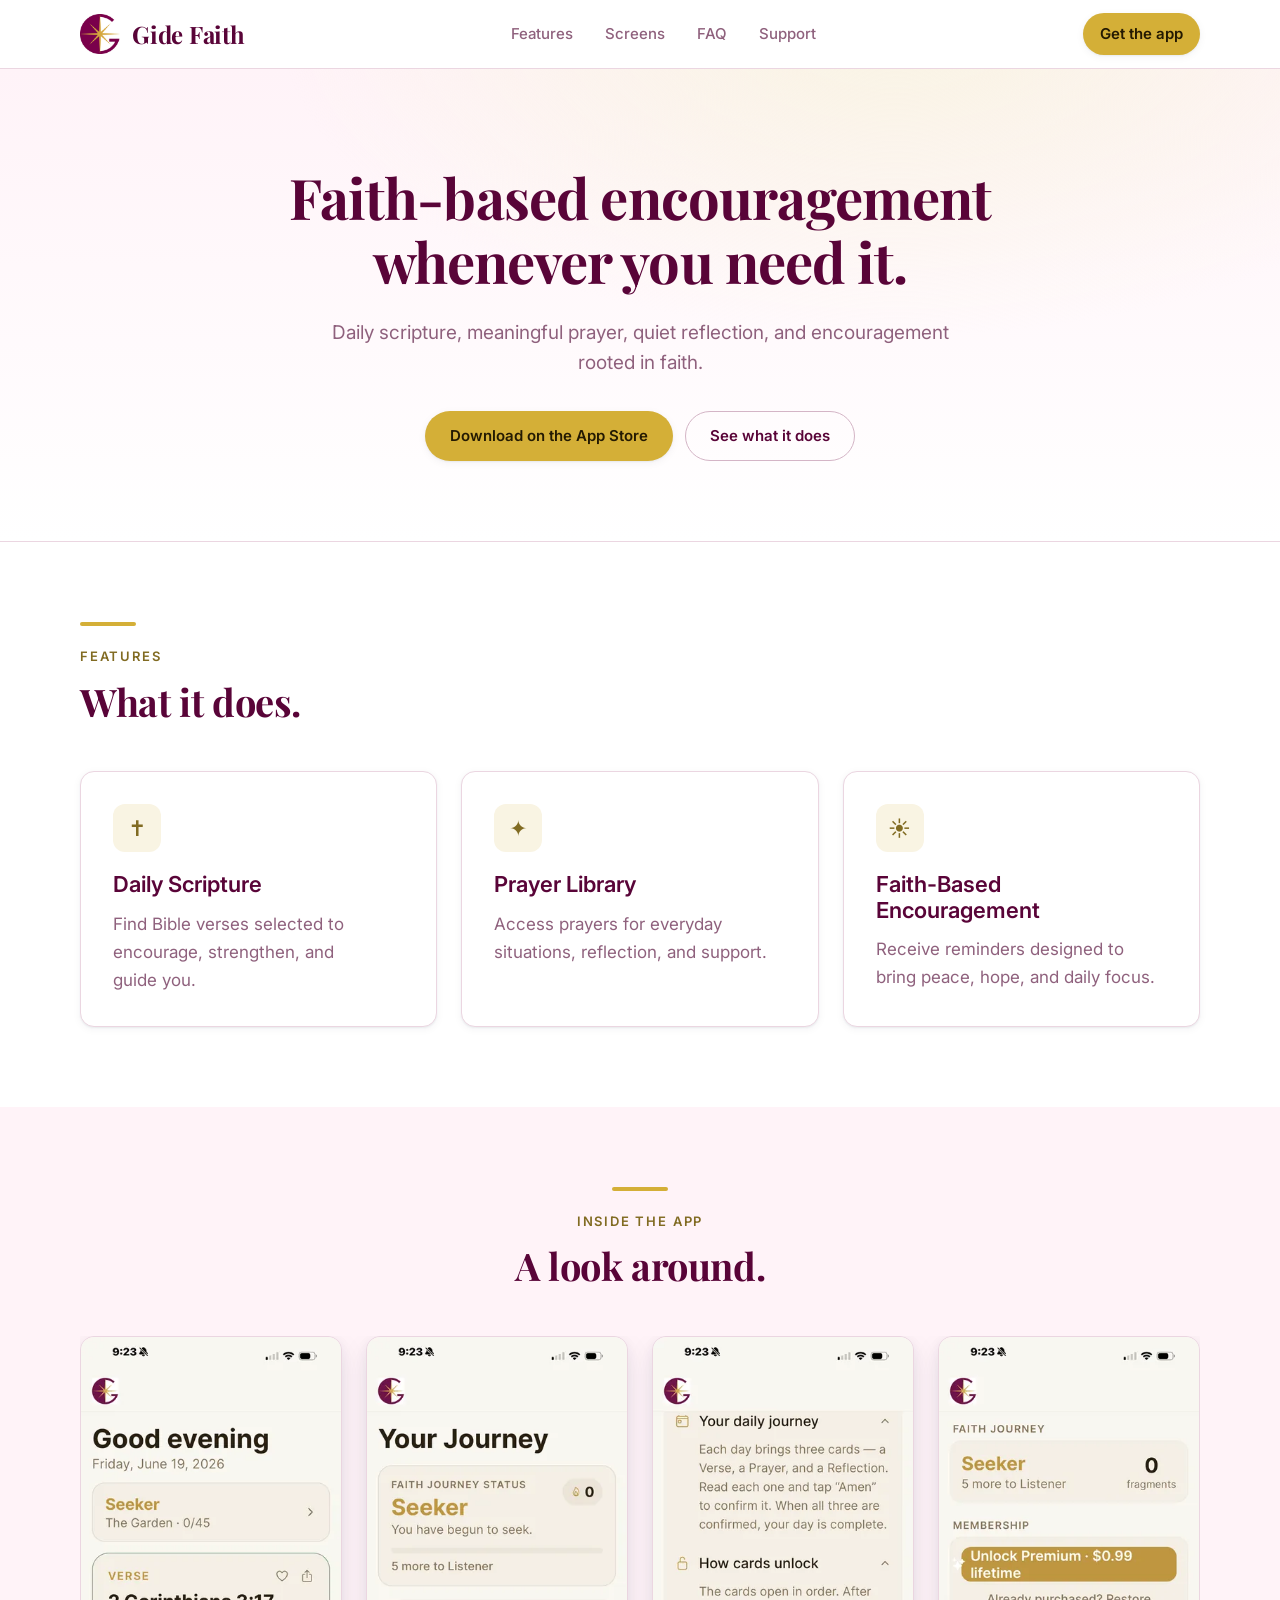
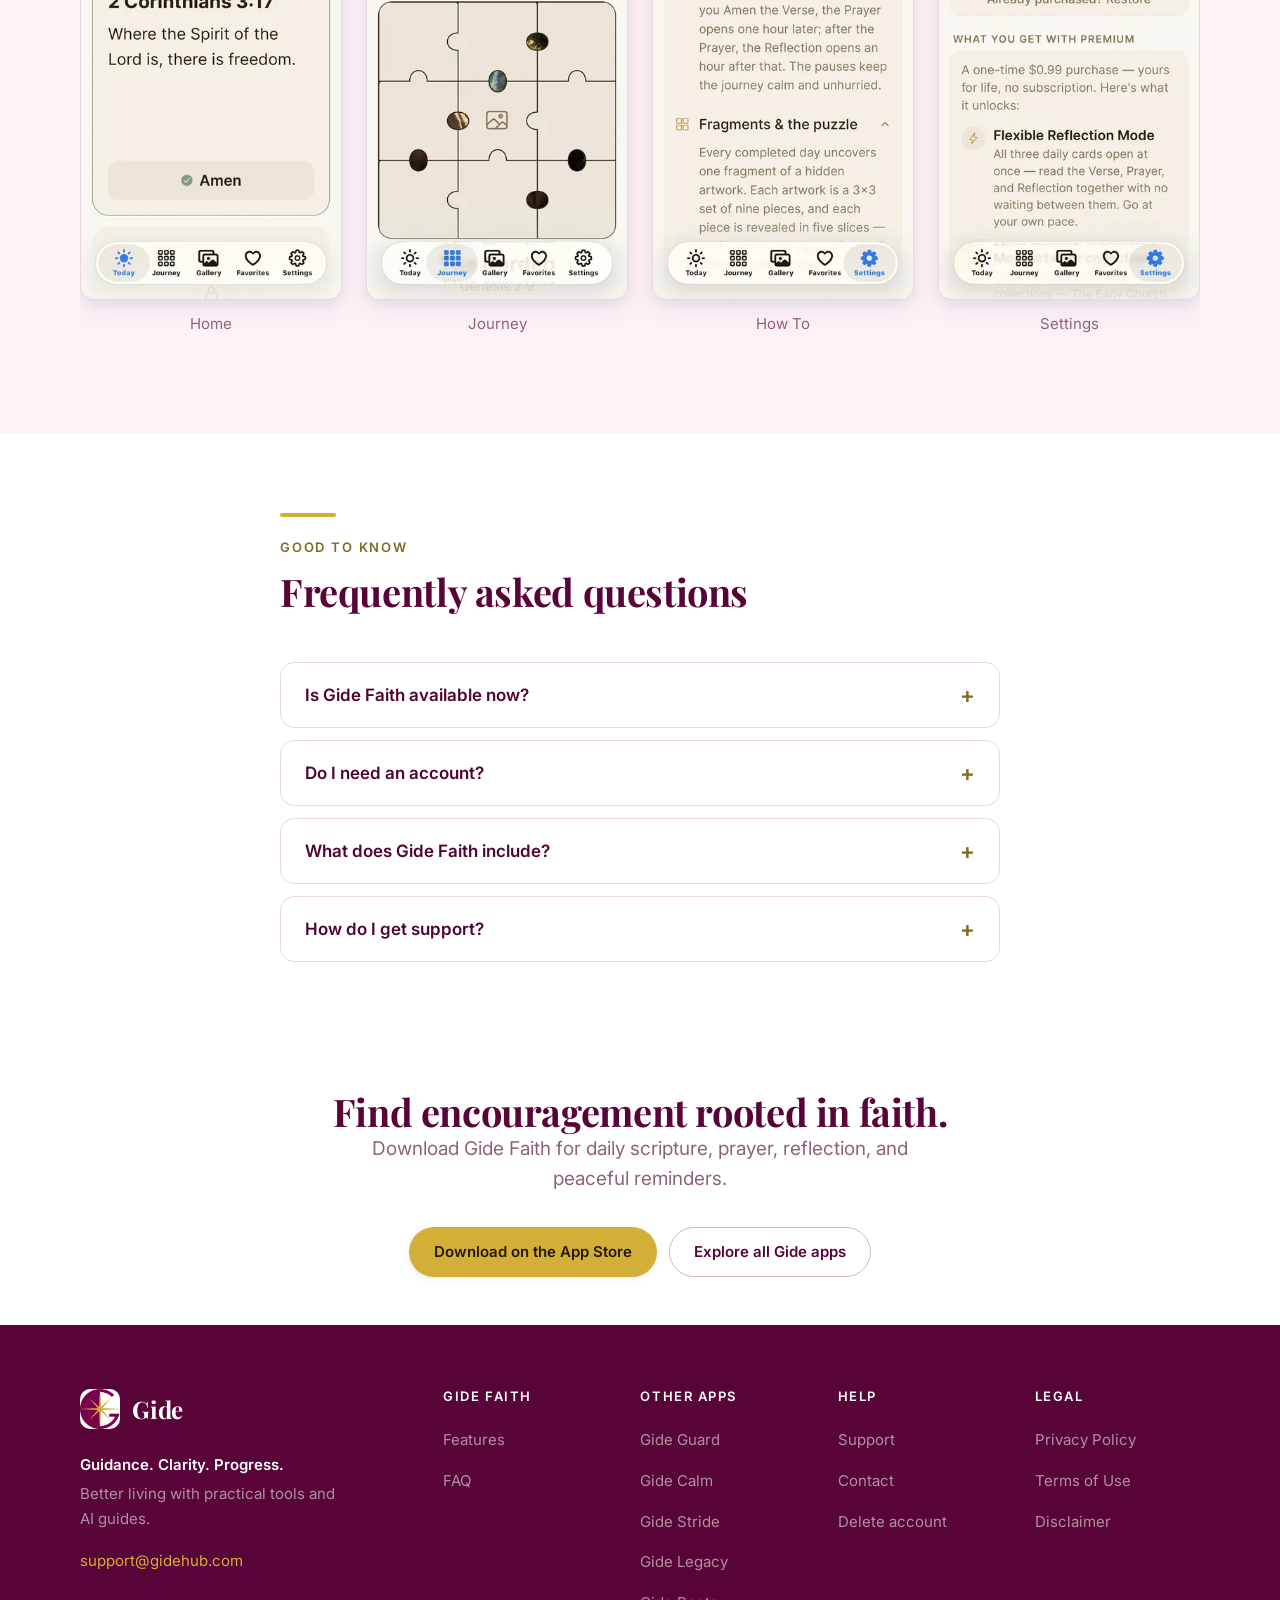
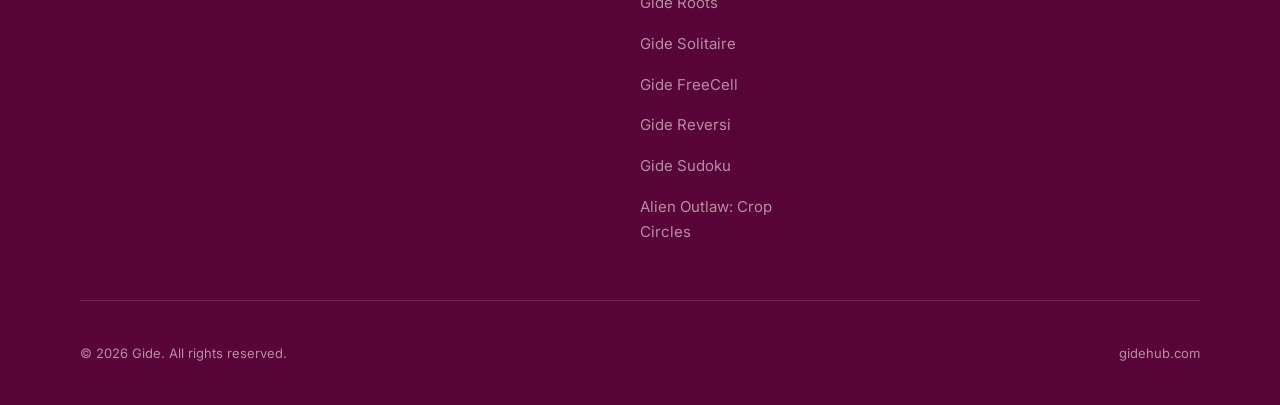
<file: index.html>
<!DOCTYPE html>
<html lang="en">
<head>
  <meta charset="UTF-8">
  <meta name="viewport" content="width=device-width, initial-scale=1">
  <title>Gide Faith | Daily scripture and prayer</title>
  <meta name="description" content="Daily scripture, meaningful prayer, quiet reflection, and encouragement rooted in faith.">
  <link rel="canonical" href="https://faith.gidehub.com/">

  <meta property="og:type" content="website">
  <meta property="og:site_name" content="Gide">
  <meta property="og:title" content="Gide Faith | Daily scripture and prayer">
  <meta property="og:description" content="Daily scripture, meaningful prayer, quiet reflection, and encouragement rooted in faith.">
  <meta property="og:url" content="https://faith.gidehub.com/">
  <meta name="twitter:card" content="summary_large_image">

  <link rel="icon" type="image/png" href="assets/logo.png">
  <link rel="apple-touch-icon" href="assets/logo.png">
  <meta name="theme-color" content="#590438">

  <link rel="preconnect" href="https://fonts.googleapis.com">
  <link rel="preconnect" href="https://fonts.gstatic.com" crossorigin>
  <link rel="stylesheet" href="https://fonts.googleapis.com/css2?family=Inter:wght@400;500;600;700&family=Playfair+Display:wght@600;700&display=swap">

  <link rel="stylesheet" href="assets/css/app.css">
</head>
<body class="app-site">

<a class="skip-link" href="#main">Skip to content</a>

<header class="site-header" data-nav>
  <div class="wrap header-inner">

    <a class="brand" href="/">
      <img src="assets/logo.png" alt="" width="40" height="40" class="brand-mark">
      <span class="brand-name">Gide Faith</span>
    </a>

    <nav class="nav-desktop" aria-label="Main">
      <ul>
        <li><a href="#features">Features</a></li>
        <li><a href="#screens">Screens</a></li>
        
        <li><a href="#faq">FAQ</a></li>
        <li><a href="https://gidehub.com/support.html">Support</a></li>
      </ul>
    </nav>

    <div class="header-actions">
      <a class="btn btn-accent btn-sm nav-cta" href="https://apps.apple.com/app/id6782227143">Get the app</a>
      <button class="nav-toggle" type="button" aria-expanded="false" aria-controls="mobile-nav" aria-label="Open menu">
        <span class="nav-toggle-bars" aria-hidden="true"><i></i><i></i><i></i></span>
      </button>
    </div>

  </div>

  <div class="nav-panel" id="mobile-nav" hidden>
    <nav class="wrap" aria-label="Mobile">
      <ul class="nav-panel-primary">
        <li><a href="#features">Features</a></li>
        <li><a href="#screens">Screens</a></li>
        
        <li><a href="#faq">FAQ</a></li>
      </ul>
      <ul class="nav-panel-secondary">
        <li><a href="https://gidehub.com/">All of Gide</a></li>
        <li><a href="https://gidehub.com/support.html">Support</a></li>
        <li><a href="https://gidehub.com/privacy.html">Privacy policy</a></li>
      </ul>
      <a class="btn btn-accent btn-block" href="https://apps.apple.com/app/id6782227143">Get the app</a>
    </nav>
  </div>
</header>

<main id="main">

  <section class="hero app-hero">
    <div class="wrap">
      <h1>Faith-based encouragement whenever you need it.</h1>
      <p class="lede">Daily scripture, meaningful prayer, quiet reflection, and encouragement rooted in faith.</p>
      <div class="btn-row">
        <a class="btn btn-accent" href="https://apps.apple.com/app/id6782227143">Download on the App Store</a>
        <a class="btn btn-outline" href="#features">See what it does</a>
      </div>
      
    </div>
  </section>

  <section class="section" id="features">
    <div class="wrap">
      <div class="section-head rule-top">
        <p class="eyebrow">Features</p>
        <h2>What it does.</h2>
        
      </div>
      <div class="grid grid-3">
        <article class="card feature-card">
          <span class="feature-icon" aria-hidden="true">✝</span>
          <h3>Daily Scripture</h3>
          <p>Find Bible verses selected to encourage, strengthen, and guide you.</p>
        </article>
        <article class="card feature-card">
          <span class="feature-icon" aria-hidden="true">✦</span>
          <h3>Prayer Library</h3>
          <p>Access prayers for everyday situations, reflection, and support.</p>
        </article>
        <article class="card feature-card">
          <span class="feature-icon" aria-hidden="true">☀</span>
          <h3>Faith-Based Encouragement</h3>
          <p>Receive reminders designed to bring peace, hope, and daily focus.</p>
        </article>
      </div>
    </div>
  </section>

  <section class="section section-cream" id="screens">
    <div class="wrap">
      <div class="section-head centered rule-top">
        <p class="eyebrow">Inside the app</p>
        <h2>A look around.</h2>
      </div>
      <div class="shot-row">
        <figure class="shot">
          <img src="assets/shots/home.webp" alt="Gide Faith home screen" width="370" height="800" loading="lazy">
          <figcaption>Home</figcaption>
        </figure>
        <figure class="shot">
          <img src="assets/shots/journey.webp" alt="Gide Faith prayer and scripture journey screen" width="370" height="800" loading="lazy">
          <figcaption>Journey</figcaption>
        </figure>
        <figure class="shot">
          <img src="assets/shots/howto.webp" alt="Gide Faith instructions" width="370" height="800" loading="lazy">
          <figcaption>How To</figcaption>
        </figure>
        <figure class="shot">
          <img src="assets/shots/settings.webp" alt="Gide Faith settings" width="370" height="800" loading="lazy">
          <figcaption>Settings</figcaption>
        </figure>
      </div>
    </div>
  </section>

  <section class="section" id="faq">
    <div class="wrap wrap-narrow">
      <div class="section-head rule-top">
        <p class="eyebrow">Good to know</p>
        <h2>Frequently asked questions</h2>
      </div>
      <div class="faq">
        <details>
          <summary>Is Gide Faith available now?</summary>
          <p>Yes. Gide Faith is available on the App Store and ready to help you discover daily scripture, prayer, and encouragement.</p>
        </details>
        <details>
          <summary>Do I need an account?</summary>
          <p>No. Gide Faith is designed to be simple and accessible without requiring a user account.</p>
        </details>
        <details>
          <summary>What does Gide Faith include?</summary>
          <p>Gide Faith includes daily scripture, prayer, reflection, favorites, progress features, and faith-based encouragement.</p>
        </details>
        <details>
          <summary>How do I get support?</summary>
          <p>Email us at support@gidehub.com.</p>
        </details>
      </div>
    </div>
  </section>

  <section class="section section-tight cta-band">
    <div class="wrap">
      <h2>Find encouragement rooted in faith.</h2>
      <p class="lede">Download Gide Faith for daily scripture, prayer, reflection, and peaceful reminders.</p>
      <div class="btn-row">
        <a class="btn btn-accent" href="https://apps.apple.com/app/id6782227143">Download on the App Store</a>
        <a class="btn btn-outline" href="https://gidehub.com/#apps">Explore all Gide apps</a>
      </div>
    </div>
  </section>

</main>

<footer class="site-footer">
  <div class="wrap">

    <div class="footer-top">
      <div class="footer-brand">
        <a class="brand brand-light" href="https://gidehub.com/">
          <img src="assets/logo.png" alt="" width="40" height="40" class="brand-mark" loading="lazy">
          <span class="brand-name">Gide</span>
        </a>
        <p class="footer-tagline">Guidance. Clarity. Progress.</p>
        <p class="footer-blurb">Better living with practical tools and AI guides.</p>
        <a class="footer-email" href="mailto:support@gidehub.com">support@gidehub.com</a>
      </div>

      <div class="footer-cols">
        <div class="footer-col">
          <h2>Gide Faith</h2>
          <ul>
            <li><a href="#features">Features</a></li>
            
            <li><a href="#faq">FAQ</a></li>
          </ul>
        </div>
        <div class="footer-col">
          <h2>Other apps</h2>
          <ul>
            <li><a href="https://guard.gidehub.com/">Gide Guard</a></li>
            <li><a href="https://calm.gidehub.com/">Gide Calm</a></li>
            <li><a href="https://stride.gidehub.com/">Gide Stride</a></li>
            <li><a href="https://legacy.gidehub.com/">Gide Legacy</a></li>
            <li><a href="https://roots.gidehub.com/">Gide Roots</a></li>
            <li><a href="https://solitaire.gidehub.com/">Gide Solitaire</a></li>
            <li><a href="https://freecell.gidehub.com/">Gide FreeCell</a></li>
            <li><a href="https://reversi.gidehub.com/">Gide Reversi</a></li>
            <li><a href="https://gidehub.com/games/sudoku/">Gide Sudoku</a></li>
            <li><a href="https://alienoutlaw.gidehub.com/">Alien Outlaw: Crop Circles</a></li>
          </ul>
        </div>
        <div class="footer-col">
          <h2>Help</h2>
          <ul>
            <li><a href="https://gidehub.com/support.html">Support</a></li>
            <li><a href="https://gidehub.com/contact.html">Contact</a></li>
            <li><a href="https://gidehub.com/delete-account.html">Delete account</a></li>
          </ul>
        </div>
        <div class="footer-col">
          <h2>Legal</h2>
          <ul>
            <li><a href="https://gidehub.com/privacy.html">Privacy Policy</a></li>
            <li><a href="https://gidehub.com/terms.html">Terms of Use</a></li>
            <li><a href="https://gidehub.com/disclaimer.html">Disclaimer</a></li>
          </ul>
        </div>
      </div>
    </div>

    <div class="footer-bottom">
      <p>&copy; 2026 Gide. All rights reserved.</p>
      <nav class="footer-legal" aria-label="Legal">
        <a href="https://gidehub.com/">gidehub.com</a>
      </nav>
    </div>

  </div>
</footer>

<script src="assets/js/nav.js" defer></script>
</body>
</html>
</file>
<file: assets/css/app.css>
/* ==========================================================================
   Gide design system
   One stylesheet for gidehub.com and every page under it.

   Contents
     1. Tokens
     2. Reset and base elements
     3. Layout primitives
     4. Typography
     5. Buttons and pills
     6. Header and navigation
     7. Hero
     8. Cards and grids
     9. Long-form prose
    10. Forms
    11. Footer
    12. Utilities
   ========================================================================== */

/* 1. Tokens ---------------------------------------------------------------- */

:root {
  /* Brand — official Gide palette.
     Primary #1B2B48 · Secondary #F5F5DC · Tertiary #6F7DBC · Accent #D4AF37 */
  --ink: #1b2b48;
  --ink-soft: #2c4066;
  --periwinkle: #6f7dbc;

  /* Gold is an accent for FILLS, not a text colour: #D4AF37 is 2.1:1 on white
     (fails AA) but 6.7:1 on navy and 7.5:1 behind dark text on a button.
     Use --gold-text for small gold type on light surfaces (4.9:1). */
  --gold: #d4af37;
  --gold-bright: #e0c163;
  --gold-text: #8a6d12;
  --gold-ink: #2b2205;
  --gold-wash: #fbf4de;

  --cream: #f5f5dc;
  --cream-deep: #ebebc7;
  --white: #ffffff;

  /* Per-app accents, from each app's own brand card. */
  --app-guard: #00167a;
  --app-calm: #03424d;
  --app-faith: #590438;
  --app-stride: #17341d;
  --app-legacy: #0a2540;
  --app-roots: #7a3e1a;

  /* Text */
  --text: #16283a;
  --text-muted: #55677a;
  --text-on-dark: #eef3f8;
  --text-on-dark-muted: #a9bccd;

  /* Lines and surfaces */
  --line: #e6dfd1;
  --line-strong: #d6cbb6;
  --line-on-dark: rgba(255, 255, 255, 0.14);

  /* Type scale — six steps, nothing in between */
  --fs-xs: 0.8125rem;   /* 13px  eyebrows, meta */
  --fs-sm: 0.9375rem;   /* 15px  captions, footer */
  --fs-base: 1.0625rem; /* 17px  body */
  --fs-lg: 1.1875rem;   /* 19px  lede */
  --fs-xl: 1.375rem;    /* 22px  card titles */
  --fs-2xl: clamp(1.75rem, 1.3rem + 1.8vw, 2.375rem);  /* section headings */
  --fs-3xl: clamp(2.25rem, 1.4rem + 3.4vw, 3.5rem);    /* page display */

  /* Spacing — 4px base */
  --sp-1: 0.25rem;
  --sp-2: 0.5rem;
  --sp-3: 0.75rem;
  --sp-4: 1rem;
  --sp-6: 1.5rem;
  --sp-8: 2rem;
  --sp-10: 2.5rem;
  --sp-12: 3rem;
  --sp-16: 4rem;
  --sp-20: 5rem;
  --sp-24: 6rem;

  /* Shape */
  --radius-sm: 8px;
  --radius: 14px;
  --radius-lg: 22px;
  --radius-pill: 999px;

  --shadow-sm: 0 1px 2px rgba(15, 39, 64, 0.06), 0 2px 8px rgba(15, 39, 64, 0.05);
  --shadow: 0 4px 12px rgba(15, 39, 64, 0.07), 0 12px 32px rgba(15, 39, 64, 0.07);
  --shadow-lg: 0 12px 28px rgba(15, 39, 64, 0.1), 0 28px 60px rgba(15, 39, 64, 0.12);

  --wrap: 1120px;
  --wrap-narrow: 720px;
  --header-h: 68px;
}

/* 2. Reset and base -------------------------------------------------------- */

*,
*::before,
*::after { box-sizing: border-box; }

* { margin: 0; }

html {
  -webkit-text-size-adjust: 100%;
  scroll-behavior: smooth;
  scroll-padding-top: calc(var(--header-h) + var(--sp-4));
}

@media (prefers-reduced-motion: reduce) {
  html { scroll-behavior: auto; }
  *, *::before, *::after {
    animation-duration: 0.01ms !important;
    transition-duration: 0.01ms !important;
  }
}

body {
  background: var(--white);
  color: var(--text);
  font-family: Inter, system-ui, -apple-system, "Segoe UI", sans-serif;
  font-size: var(--fs-base);
  line-height: 1.65;
  -webkit-font-smoothing: antialiased;
  text-rendering: optimizeLegibility;
}

img,
picture,
video,
canvas { display: block; max-width: 100%; height: auto; }

input, button, textarea, select { font: inherit; color: inherit; }

a { color: var(--ink); text-decoration-color: rgba(15, 39, 64, 0.28); text-underline-offset: 3px; }
a:hover { text-decoration-color: currentColor; }

:focus-visible {
  outline: 3px solid var(--gold-text);
  outline-offset: 2px;
  border-radius: 4px;
}

.skip-link {
  position: absolute;
  left: var(--sp-4);
  top: -100px;
  z-index: 200;
  background: var(--ink);
  color: var(--white);
  padding: var(--sp-3) var(--sp-6);
  border-radius: var(--radius-sm);
  text-decoration: none;
  transition: top 0.15s ease;
}
.skip-link:focus { top: var(--sp-4); }

/* 3. Layout primitives ----------------------------------------------------- */

.wrap {
  width: min(100% - 2.5rem, var(--wrap));
  margin-inline: auto;
}

.wrap-narrow { width: min(100% - 2.5rem, var(--wrap-narrow)); margin-inline: auto; }

.section { padding-block: var(--sp-20); }
.section-tight { padding-block: var(--sp-12); }

/* Alternating surfaces give the page chapters instead of one long scroll. */
.section-cream { background: var(--cream); }
.section-ink {
  background: var(--ink);
  color: var(--text-on-dark);
}
.section-ink h1, .section-ink h2, .section-ink h3 { color: var(--white); }
.section-ink p { color: var(--text-on-dark-muted); }
.section-ink a { color: var(--gold-bright); }

.section-head { max-width: 46rem; margin-bottom: var(--sp-12); }
.section-head.centered { margin-inline: auto; text-align: center; }

/* 4. Typography ------------------------------------------------------------ */

h1, h2, h3, h4 {
  line-height: 1.15;
  font-weight: 700;
  color: var(--ink);
  text-wrap: balance;
}

h1 {
  font-family: "Playfair Display", Georgia, serif;
  font-size: var(--fs-3xl);
  letter-spacing: -0.015em;
}

h2 {
  font-family: "Playfair Display", Georgia, serif;
  font-size: var(--fs-2xl);
  letter-spacing: -0.01em;
}

h3 { font-size: var(--fs-xl); font-weight: 600; }
h4 { font-size: var(--fs-base); font-weight: 600; }

p { text-wrap: pretty; }
p + p { margin-top: var(--sp-4); }

.eyebrow {
  font-size: var(--fs-xs);
  font-weight: 600;
  letter-spacing: 0.14em;
  text-transform: uppercase;
  color: var(--gold-text);
  margin-bottom: var(--sp-3);
}
.section-ink .eyebrow { color: var(--gold-bright); }

.lede {
  font-size: var(--fs-lg);
  line-height: 1.6;
  color: var(--text-muted);
}
.section-ink .lede { color: var(--text-on-dark-muted); }

.section-head h2 + .lede { margin-top: var(--sp-4); }

/* 5. Buttons --------------------------------------------------------------- */

.btn {
  display: inline-flex;
  align-items: center;
  justify-content: center;
  gap: var(--sp-2);
  min-height: 44px;
  padding: var(--sp-3) var(--sp-6);
  border: 1px solid transparent;
  border-radius: var(--radius-pill);
  font-size: var(--fs-sm);
  font-weight: 600;
  text-decoration: none;
  cursor: pointer;
  transition: transform 0.15s ease, box-shadow 0.15s ease, background-color 0.15s ease;
}
.btn:hover { transform: translateY(-1px); }
.btn:active { transform: translateY(0); }

.btn-gold {
  background: var(--gold);
  color: var(--gold-ink);
  box-shadow: var(--shadow-sm);
}
.btn-gold:hover { background: var(--gold-bright); box-shadow: var(--shadow); }

.btn-ink { background: var(--ink); color: var(--white); }
.btn-ink:hover { background: var(--ink-soft); }

.btn-outline {
  background: transparent;
  border-color: var(--line-strong);
  color: var(--ink);
}
.btn-outline:hover { border-color: var(--ink); background: var(--cream); }

.section-ink .btn-outline {
  border-color: var(--line-on-dark);
  color: var(--white);
}
.section-ink .btn-outline:hover { background: rgba(255, 255, 255, 0.08); }

.btn-sm { min-height: 38px; padding: var(--sp-2) var(--sp-4); }
.btn-block { display: flex; width: 100%; }

.btn-row {
  display: flex;
  flex-wrap: wrap;
  gap: var(--sp-3);
  margin-top: var(--sp-8);
}

/* Status pills ------------------------------------------------------------- */

.pill {
  display: inline-flex;
  align-items: center;
  gap: var(--sp-2);
  padding: var(--sp-1) var(--sp-3);
  border-radius: var(--radius-pill);
  font-size: var(--fs-xs);
  font-weight: 600;
  letter-spacing: 0.02em;
}
.pill::before {
  content: "";
  width: 6px;
  height: 6px;
  border-radius: 50%;
  background: currentColor;
}
/* Used for the "Free" marker on book cards. */
.pill-available { background: #e7f4ec; color: #1d6b3f; }

/* 6. Header and navigation ------------------------------------------------- */

.site-header {
  position: sticky;
  top: 0;
  z-index: 100;
  background: rgba(255, 255, 255, 0.92);
  backdrop-filter: saturate(1.4) blur(10px);
  border-bottom: 1px solid var(--line);
}

.header-inner {
  display: flex;
  align-items: center;
  justify-content: space-between;
  gap: var(--sp-6);
  min-height: var(--header-h);
}

.brand {
  display: inline-flex;
  align-items: center;
  gap: var(--sp-3);
  text-decoration: none;
  color: var(--ink);
}
.brand-mark { width: 40px; height: 40px; border-radius: 10px; }
.brand-name {
  font-family: "Playfair Display", Georgia, serif;
  font-size: 1.5rem;
  font-weight: 700;
  letter-spacing: -0.01em;
  line-height: 1;
}
.brand-light { color: var(--white); }
.brand-light .brand-name { color: var(--white); }

.nav-desktop ul {
  display: flex;
  align-items: center;
  gap: var(--sp-8);
  list-style: none;
  padding: 0;
}
.nav-desktop a {
  display: inline-block;
  padding-block: var(--sp-2);
  font-size: var(--fs-sm);
  font-weight: 500;
  color: var(--text-muted);
  text-decoration: none;
}
.nav-desktop a:hover { color: var(--ink); }
.nav-desktop a.is-current { color: var(--ink); font-weight: 600; }

.header-actions { display: flex; align-items: center; gap: var(--sp-3); }

/* The menu button the old site never had. */
.nav-toggle {
  display: none;
  width: 44px;
  height: 44px;
  align-items: center;
  justify-content: center;
  background: transparent;
  border: 1px solid var(--line-strong);
  border-radius: var(--radius-sm);
  cursor: pointer;
}
.nav-toggle-bars { display: block; width: 20px; height: 14px; position: relative; }
.nav-toggle-bars i {
  position: absolute;
  left: 0;
  width: 100%;
  height: 2px;
  border-radius: 2px;
  background: var(--ink);
  transition: transform 0.2s ease, opacity 0.2s ease;
}
.nav-toggle-bars i:nth-child(1) { top: 0; }
.nav-toggle-bars i:nth-child(2) { top: 6px; }
.nav-toggle-bars i:nth-child(3) { top: 12px; }

.nav-toggle[aria-expanded="true"] i:nth-child(1) { transform: translateY(6px) rotate(45deg); }
.nav-toggle[aria-expanded="true"] i:nth-child(2) { opacity: 0; }
.nav-toggle[aria-expanded="true"] i:nth-child(3) { transform: translateY(-6px) rotate(-45deg); }

.nav-panel {
  border-top: 1px solid var(--line);
  background: var(--white);
  padding-block: var(--sp-6) var(--sp-8);
  max-height: calc(100dvh - var(--header-h));
  overflow-y: auto;
}
.nav-panel[hidden] { display: none; }

.nav-panel ul { list-style: none; padding: 0; }
.nav-panel a {
  display: block;
  min-height: 48px;
  display: flex;
  align-items: center;
  text-decoration: none;
  color: var(--ink);
  border-bottom: 1px solid var(--line);
}
.nav-panel-primary a { font-size: var(--fs-lg); font-weight: 600; }
.nav-panel-secondary { margin-top: var(--sp-4); }
.nav-panel-secondary a { font-size: var(--fs-base); color: var(--text-muted); }
.nav-panel .btn { margin-top: var(--sp-6); }

@media (max-width: 900px) {
  .nav-desktop { display: none; }
  .nav-toggle { display: inline-flex; }
  .nav-cta { display: none; }
}

/* 7. Hero ------------------------------------------------------------------ */

/* One headline, one sentence, one action. */
.hero {
  position: relative;
  padding-block: var(--sp-24) var(--sp-20);
  background:
    radial-gradient(60rem 30rem at 70% -10%, var(--gold-wash), transparent 70%),
    linear-gradient(180deg, var(--cream) 0%, var(--white) 100%);
  border-bottom: 1px solid var(--line);
  text-align: center;
}
.hero .wrap { max-width: 52rem; }
.hero h1 { margin-bottom: var(--sp-6); }
.hero .lede { margin-inline: auto; max-width: 40rem; }
.hero .btn-row { justify-content: center; }

.hero-note {
  margin-top: var(--sp-6);
  font-size: var(--fs-sm);
  color: var(--text-muted);
}

.hero-compact { padding-block: var(--sp-16) var(--sp-12); }

/* Page header for interior pages */
.page-head {
  padding-block: var(--sp-16) var(--sp-12);
  background: var(--cream);
  border-bottom: 1px solid var(--line);
}
.page-head .wrap { max-width: 46rem; }
.page-head .lede { margin-top: var(--sp-4); }

/* 8. Cards and grids ------------------------------------------------------- */

.grid { display: grid; gap: var(--sp-6); }
.grid-2 { grid-template-columns: repeat(auto-fit, minmax(20rem, 1fr)); }
.grid-3 { grid-template-columns: repeat(auto-fit, minmax(17rem, 1fr)); }
.grid-4 { grid-template-columns: repeat(auto-fit, minmax(13rem, 1fr)); }

.card {
  display: flex;
  flex-direction: column;
  gap: var(--sp-3);
  padding: var(--sp-8);
  background: var(--white);
  border: 1px solid var(--line);
  border-radius: var(--radius);
  box-shadow: var(--shadow-sm);
  transition: transform 0.18s ease, box-shadow 0.18s ease, border-color 0.18s ease;
}
.card p { color: var(--text-muted); }
.card h3 a { text-decoration: none; }

a.card, .card-link { text-decoration: none; color: inherit; }
a.card:hover, .card:has(a:hover) {
  transform: translateY(-3px);
  box-shadow: var(--shadow);
  border-color: var(--line-strong);
}

.section-ink .card {
  background: rgba(255, 255, 255, 0.05);
  border-color: var(--line-on-dark);
  box-shadow: none;
}

.card-icon {
  width: 52px;
  height: 52px;
  border-radius: 12px;
  margin-bottom: var(--sp-2);
}

/* App cards — each carries its own brand accent from --app-*. */
.app-card,
.app-card-quiet { position: relative; --accent: var(--gold); }
.app-card { border-top: 3px solid var(--accent); }
[data-app="guard"]  { --accent: var(--app-guard); }
[data-app="calm"]   { --accent: var(--app-calm); }
[data-app="faith"]  { --accent: var(--app-faith); }
[data-app="stride"] { --accent: var(--app-stride); }
[data-app="legacy"] { --accent: var(--app-legacy); }
[data-app="roots"]  { --accent: var(--app-roots); }
.app-card-quiet { border-left: 3px solid var(--accent); }
.app-card .card-icon,
.app-card-quiet .card-icon { box-shadow: 0 0 0 1px var(--line); }
.app-card .pill { align-self: flex-start; }
.app-card .btn-row { margin-top: auto; padding-top: var(--sp-6); }

.app-card-quiet {
  flex-direction: row;
  align-items: center;
  gap: var(--sp-4);
  padding: var(--sp-6);
}
.app-card-quiet .card-icon { width: 40px; height: 40px; margin: 0; flex: none; }
.app-card-quiet h3 { font-size: var(--fs-base); }
.app-card-quiet p { font-size: var(--fs-sm); }

/* Book cards */
.book-card {
  display: flex;
  flex-direction: column;
  gap: var(--sp-4);
  padding: var(--sp-6);
  background: var(--white);
  border: 1px solid var(--line);
  border-radius: var(--radius);
  text-decoration: none;
  color: inherit;
  box-shadow: var(--shadow-sm);
  transition: transform 0.18s ease, box-shadow 0.18s ease;
}
.book-card:hover { transform: translateY(-3px); box-shadow: var(--shadow); }
.book-cover {
  width: 100%;
  aspect-ratio: 2 / 3;
  object-fit: cover;
  border-radius: var(--radius-sm);
  box-shadow: var(--shadow);
  background: var(--cream-deep);
}
.book-card h3 { font-size: var(--fs-base); }
.book-card p { font-size: var(--fs-sm); color: var(--text-muted); }

/* Feature list */
.feature-list { list-style: none; padding: 0; display: grid; gap: var(--sp-6); }
.feature-list li { display: grid; gap: var(--sp-1); }
.feature-list b { font-size: var(--fs-base); color: var(--ink); }
.feature-list span { color: var(--text-muted); }
.section-ink .feature-list b { color: var(--white); }
.section-ink .feature-list span { color: var(--text-on-dark-muted); }

/* Numbered steps */
.steps { counter-reset: step; list-style: none; padding: 0; }
.steps li { position: relative; padding-left: var(--sp-12); }
.steps li + li { margin-top: var(--sp-6); }
.steps li::before {
  counter-increment: step;
  content: counter(step);
  position: absolute;
  left: 0;
  top: 0;
  width: 32px;
  height: 32px;
  display: grid;
  place-items: center;
  border-radius: 50%;
  background: var(--gold-wash);
  color: var(--gold-text);
  font-size: var(--fs-sm);
  font-weight: 700;
}

/* Episode rows */
.episode {
  display: grid;
  gap: var(--sp-3);
  padding: var(--sp-6) 0;
  border-bottom: 1px solid var(--line);
}
.episode:first-of-type { border-top: 1px solid var(--line); }
.episode-meta { font-size: var(--fs-xs); font-weight: 600; letter-spacing: 0.1em; text-transform: uppercase; color: var(--gold-text); }
.episode h3 { font-size: var(--fs-lg); }
.episode p { color: var(--text-muted); }
.episode audio { width: 100%; margin-top: var(--sp-2); }

/* FAQ */
.faq details {
  border: 1px solid var(--line);
  border-radius: var(--radius);
  padding: var(--sp-4) var(--sp-6);
  background: var(--white);
}
.faq details + details { margin-top: var(--sp-3); }
.faq summary {
  cursor: pointer;
  font-weight: 600;
  min-height: 32px;
  display: flex;
  align-items: center;
  list-style: none;
}
.faq summary::-webkit-details-marker { display: none; }
.faq summary::after { content: "+"; margin-left: auto; font-size: 1.4rem; color: var(--gold-text); line-height: 1; }
.faq details[open] summary::after { content: "\2212"; }
.faq details[open] summary { margin-bottom: var(--sp-3); }
.faq p { color: var(--text-muted); }

/* Callout */
.callout {
  padding: var(--sp-8);
  background: var(--gold-wash);
  border: 1px solid var(--line-strong);
  border-radius: var(--radius);
}
.callout h3 { margin-bottom: var(--sp-2); }
.callout p { color: var(--text-muted); }

/* Final CTA band */
.cta-band { text-align: center; }
.cta-band .wrap { max-width: 44rem; }
.cta-band .btn-row { justify-content: center; }

/* 9. Long-form prose ------------------------------------------------------- */

.prose {
  max-width: 44rem;
  padding-block: var(--sp-16);
}
.prose > * + * { margin-top: var(--sp-4); }
.prose h2 {
  font-size: 1.625rem;
  margin-top: var(--sp-12);
  padding-top: var(--sp-2);
}
.prose h3 { font-size: var(--fs-xl); margin-top: var(--sp-8); }
.prose ul, .prose ol { padding-left: var(--sp-6); }
.prose li + li { margin-top: var(--sp-2); }
.prose a { color: var(--ink); font-weight: 500; }
.prose strong { color: var(--ink); }
.prose hr { border: 0; border-top: 1px solid var(--line); margin-block: var(--sp-12); }
.prose table { width: 100%; border-collapse: collapse; font-size: var(--fs-sm); }
.prose th, .prose td { text-align: left; padding: var(--sp-3); border-bottom: 1px solid var(--line); }
.prose .updated { font-size: var(--fs-sm); color: var(--text-muted); }

.toc {
  padding: var(--sp-6);
  background: var(--cream);
  border-radius: var(--radius);
  border: 1px solid var(--line);
}
.toc ul { list-style: none; padding: 0; columns: 2; column-gap: var(--sp-8); }
.toc li { break-inside: avoid; margin-bottom: var(--sp-2); }
.toc a { font-size: var(--fs-sm); }

/* 10. Forms ---------------------------------------------------------------- */

.form { display: grid; gap: var(--sp-5); max-width: 34rem; }
.field { display: grid; gap: var(--sp-2); }
.field label { font-size: var(--fs-sm); font-weight: 600; }
.field input,
.field textarea {
  width: 100%;
  min-height: 48px;
  padding: var(--sp-3) var(--sp-4);
  background: var(--white);
  border: 1px solid var(--line-strong);
  border-radius: var(--radius-sm);
}
.field textarea { min-height: 10rem; resize: vertical; }
.field input:focus, .field textarea:focus { border-color: var(--gold-text); }

/* 11. Footer --------------------------------------------------------------- */

.site-footer {
  background: var(--ink);
  color: var(--text-on-dark-muted);
  padding-block: var(--sp-16) var(--sp-8);
  font-size: var(--fs-sm);
}
.footer-top {
  display: grid;
  grid-template-columns: minmax(16rem, 1fr) 2.4fr;
  gap: var(--sp-12);
  padding-bottom: var(--sp-12);
  border-bottom: 1px solid var(--line-on-dark);
}
.footer-tagline { margin-top: var(--sp-4); color: var(--white); font-weight: 600; }
.footer-blurb { margin-top: var(--sp-1); }
.footer-email {
  display: inline-flex;
  align-items: center;
  min-height: 44px;
  margin-top: var(--sp-2);
  color: var(--gold);
}

.footer-cols {
  display: grid;
  grid-template-columns: repeat(auto-fit, minmax(9.5rem, 1fr));
  gap: var(--sp-8);
}
.footer-col h2 {
  font-family: Inter, sans-serif;
  font-size: var(--fs-xs);
  font-weight: 600;
  letter-spacing: 0.12em;
  text-transform: uppercase;
  color: var(--white);
  margin-bottom: var(--sp-4);
}
.footer-col ul { list-style: none; padding: 0; }
.footer-col a {
  color: var(--text-on-dark-muted);
  text-decoration: none;
  display: inline-flex;
  align-items: center;
  /* Padding rather than margin, so the tap area is the spacing. */
  min-height: 40px;
  padding-block: var(--sp-2);
}
.footer-col a:hover { color: var(--white); text-decoration: underline; }

.footer-bottom {
  display: flex;
  flex-wrap: wrap;
  align-items: center;
  justify-content: space-between;
  gap: var(--sp-4);
  padding-top: var(--sp-8);
  font-size: var(--fs-xs);
}
.footer-legal { display: flex; flex-wrap: wrap; gap: var(--sp-6); }
.footer-legal a {
  color: var(--text-on-dark-muted);
  text-decoration: none;
  display: inline-flex;
  align-items: center;
  min-height: 40px;
}
.footer-legal a:hover { color: var(--white); text-decoration: underline; }

/* 12. Utilities ------------------------------------------------------------ */

.centered { text-align: center; }
.muted { color: var(--text-muted); }
.small { font-size: var(--fs-sm); }
.stack-4 > * + * { margin-top: var(--sp-4); }
.stack-6 > * + * { margin-top: var(--sp-6); }
.visually-hidden {
  position: absolute;
  width: 1px; height: 1px;
  padding: 0; margin: -1px;
  overflow: hidden;
  clip: rect(0 0 0 0);
  white-space: nowrap;
}

@media (max-width: 720px) {
  .section { padding-block: var(--sp-16); }
  .hero { padding-block: var(--sp-16) var(--sp-12); }
  .footer-top { grid-template-columns: 1fr; gap: var(--sp-10); }
  .toc ul { columns: 1; }
  .btn-row .btn { flex: 1 1 100%; }
}

/* Book detail ------------------------------------------------------------- */

.book-detail {
  display: grid;
  grid-template-columns: minmax(0, 18rem) minmax(0, 1fr);
  gap: var(--sp-12);
  align-items: start;
}
.book-detail-cover { position: sticky; top: calc(var(--header-h) + var(--sp-8)); }
.book-detail-body > * + * { margin-top: var(--sp-4); }
.book-detail-body h3 { margin-top: var(--sp-8); }
.book-format { display: flex; align-items: center; gap: var(--sp-3); }

.check-list { list-style: none; padding: 0; display: grid; gap: var(--sp-3); }
.check-list li { position: relative; padding-left: var(--sp-8); color: var(--text-muted); }
.check-list li::before {
  content: "";
  position: absolute;
  left: 0;
  top: 0.6em;
  width: 10px;
  height: 10px;
  border-radius: 50%;
  background: var(--gold);
}

.infographic {
  width: 100%;
  border-radius: var(--radius-sm);
  border: 1px solid var(--line);
  background: var(--cream);
}

@media (max-width: 780px) {
  .book-detail { grid-template-columns: 1fr; gap: var(--sp-8); }
  .book-detail-cover { position: static; max-width: 14rem; }
}

/* ==========================================================================
   13. Visual treatment
   The layout above is deliberately plain; this section is what gives the
   pages something to look at. Product screenshots and each app's own brand
   colour do the work, so nothing here is decoration for its own sake.
   ========================================================================== */

/* Split hero with product art ---------------------------------------------- */

.hero-split { text-align: left; padding-block: var(--sp-20) var(--sp-16); }
.hero-split .wrap { max-width: var(--wrap); }

.hero-grid {
  display: grid;
  grid-template-columns: minmax(0, 1.05fr) minmax(0, 1fr);
  gap: var(--sp-16);
  align-items: center;
}
.hero-split .lede { margin-inline: 0; max-width: 34rem; }
.hero-split .btn-row { justify-content: flex-start; }
.hero-split h1 { letter-spacing: -0.025em; }

/* A fanned cluster of real screens, rather than a stock illustration. */
.hero-art {
  position: relative;
  display: grid;
  grid-template-columns: repeat(3, 1fr);
  align-items: end;
  gap: var(--sp-4);
  padding-block: var(--sp-6);
}
.hero-art img {
  width: 100%;
  border-radius: 18px;
  border: 1px solid rgba(255, 255, 255, 0.7);
  box-shadow: var(--shadow-lg);
  background: var(--white);
}
.hero-art img:nth-child(1) { transform: rotate(-5deg) translateY(14px); }
.hero-art img:nth-child(2) { transform: translateY(-14px) scale(1.06); z-index: 2; }
.hero-art img:nth-child(3) { transform: rotate(5deg) translateY(14px); }

/* Gold rule under a display heading, instead of another plain block of text. */
.rule-top { position: relative; padding-top: var(--sp-6); }
.rule-top::before {
  content: "";
  position: absolute;
  top: 0;
  left: 0;
  width: 56px;
  height: 4px;
  border-radius: 2px;
  background: var(--gold);
}
.centered.rule-top::before { left: 50%; transform: translateX(-50%); }

/* App cards carrying their own colour ------------------------------------- */

.app-card {
  padding: 0;
  overflow: hidden;
  border-top: 0;
  gap: 0;
}

/* The coloured band is the app's identity, so it gets real estate rather
   than a hairline. --accent comes from the [data-app] rules above. */
.app-card-head {
  position: relative;
  display: flex;
  align-items: center;
  gap: var(--sp-4);
  padding: var(--sp-6);
  min-height: 104px;
  background:
    radial-gradient(18rem 10rem at 85% -30%, rgba(255, 255, 255, 0.28), transparent 70%),
    linear-gradient(135deg, var(--accent) 0%, color-mix(in srgb, var(--accent) 72%, #000) 100%);
}
.app-card-head img {
  width: 56px;
  height: 56px;
  border-radius: 14px;
  background: rgba(255, 255, 255, 0.92);
  padding: 4px;
  box-shadow: 0 6px 18px rgba(0, 0, 0, 0.22);
}
.app-card-head h3 {
  color: #fff;
  font-size: var(--fs-xl);
  text-shadow: 0 1px 12px rgba(0, 0, 0, 0.28);
}

.app-card-body {
  display: flex;
  flex-direction: column;
  gap: var(--sp-3);
  padding: var(--sp-6);
  flex: 1;
}
.app-card-body .btn-row { margin-top: auto; padding-top: var(--sp-4); }

/* Screens band ------------------------------------------------------------- */

.screens-band { overflow: hidden; }
.screens-strip {
  display: grid;
  grid-auto-flow: column;
  grid-auto-columns: minmax(9.5rem, 1fr);
  gap: var(--sp-6);
  align-items: center;
}
.screens-strip img {
  width: 100%;
  border-radius: 16px;
  border: 1px solid var(--line-on-dark);
  box-shadow: var(--shadow-lg);
}
.screens-strip img:nth-child(even) { transform: translateY(-18px); }

/* Books on a dark band so the covers carry the section ---------------------- */

.book-showcase {
  display: grid;
  grid-template-columns: repeat(auto-fit, minmax(9rem, 1fr));
  gap: var(--sp-6);
  align-items: end;
}
.book-showcase a { text-decoration: none; display: block; }
.book-showcase img {
  width: 100%;
  aspect-ratio: 2 / 3;
  object-fit: cover;
  border-radius: 10px;
  box-shadow: var(--shadow-lg);
  transition: transform 0.2s ease;
}
.book-showcase a:hover img { transform: translateY(-6px); }
.book-showcase span {
  display: block;
  margin-top: var(--sp-3);
  font-size: var(--fs-sm);
  color: var(--text-on-dark-muted);
}

@media (max-width: 900px) {
  .hero-grid { grid-template-columns: 1fr; gap: var(--sp-10); }
  .hero-art { max-width: 26rem; margin-inline: auto; }
}
@media (max-width: 720px) {
  .screens-strip { grid-auto-columns: minmax(8rem, 1fr); }
  .screens-strip img:nth-child(even) { transform: none; }
}


/* faith palette — generated by tools/build-app-sites.mjs.
   Do not edit here: edit src/data/palettes.json in the main Gide site repo
   and re-run the generator. Contrast is verified by tools/check-contrast.mjs. */
:root {
  --ink: #590438;
  --ink-soft: #77315c;
  --cream: #FFF3F8;
  --cream-deep: #f2e0e9;
  --gold: #D4AF37;
  --gold-bright: #dfc369;
  --gold-text: #816b22;
  --gold-ink: #241a02;
  --gold-wash: #f9f4e3;
  --line: #ebd6e1;
  --line-strong: #d4b5c6;
  --text: #500432;
  --text-muted: #8f617d;
  --text-on-dark-muted: #b48ea5;
  --accent-on-ink: #D4AF37;
}

/* On this app's dark surface the raw accent can be too low-contrast, so
   anything that reads as text there uses the lightened variant. */
.section-ink .eyebrow,
.section-ink a,
.footer-email { color: var(--accent-on-ink); }

/* The accent button uses this app's own accent rather than Gide gold. */
.btn-accent {
  background: var(--gold);
  color: var(--gold-ink);
  box-shadow: var(--shadow-sm);
}
.btn-accent:hover { background: var(--gold-bright); box-shadow: var(--shadow); }

.app-hero {
  background:
    radial-gradient(55rem 28rem at 70% -10%, var(--gold-wash), transparent 70%),
    linear-gradient(180deg, var(--cream) 0%, var(--white) 100%);
  text-align: center;
}
.app-hero .pill { margin-bottom: var(--sp-6); }
.app-hero .btn-row { justify-content: center; }

.feature-card { align-items: flex-start; }
.feature-icon {
  display: grid;
  place-items: center;
  width: 48px;
  height: 48px;
  border-radius: 12px;
  background: var(--gold-wash);
  color: var(--gold-text);
  font-size: 1.35rem;
  margin-bottom: var(--sp-2);
}

/* Screenshot strip */
.shot-row {
  display: grid;
  grid-auto-flow: column;
  grid-auto-columns: minmax(11rem, 1fr);
  gap: var(--sp-6);
  overflow-x: auto;
  padding-bottom: var(--sp-4);
  scroll-snap-type: x mandatory;
}
.shot { scroll-snap-align: start; margin: 0; }
.shot img {
  width: 100%;
  border-radius: var(--radius);
  border: 1px solid var(--line);
  box-shadow: var(--shadow);
  background: var(--cream);
}
.shot figcaption {
  margin-top: var(--sp-3);
  text-align: center;
  font-size: var(--fs-sm);
  color: var(--text-muted);
}

@media (max-width: 720px) {
  .shot-row { grid-auto-columns: minmax(9.5rem, 1fr); }
}
</file>
